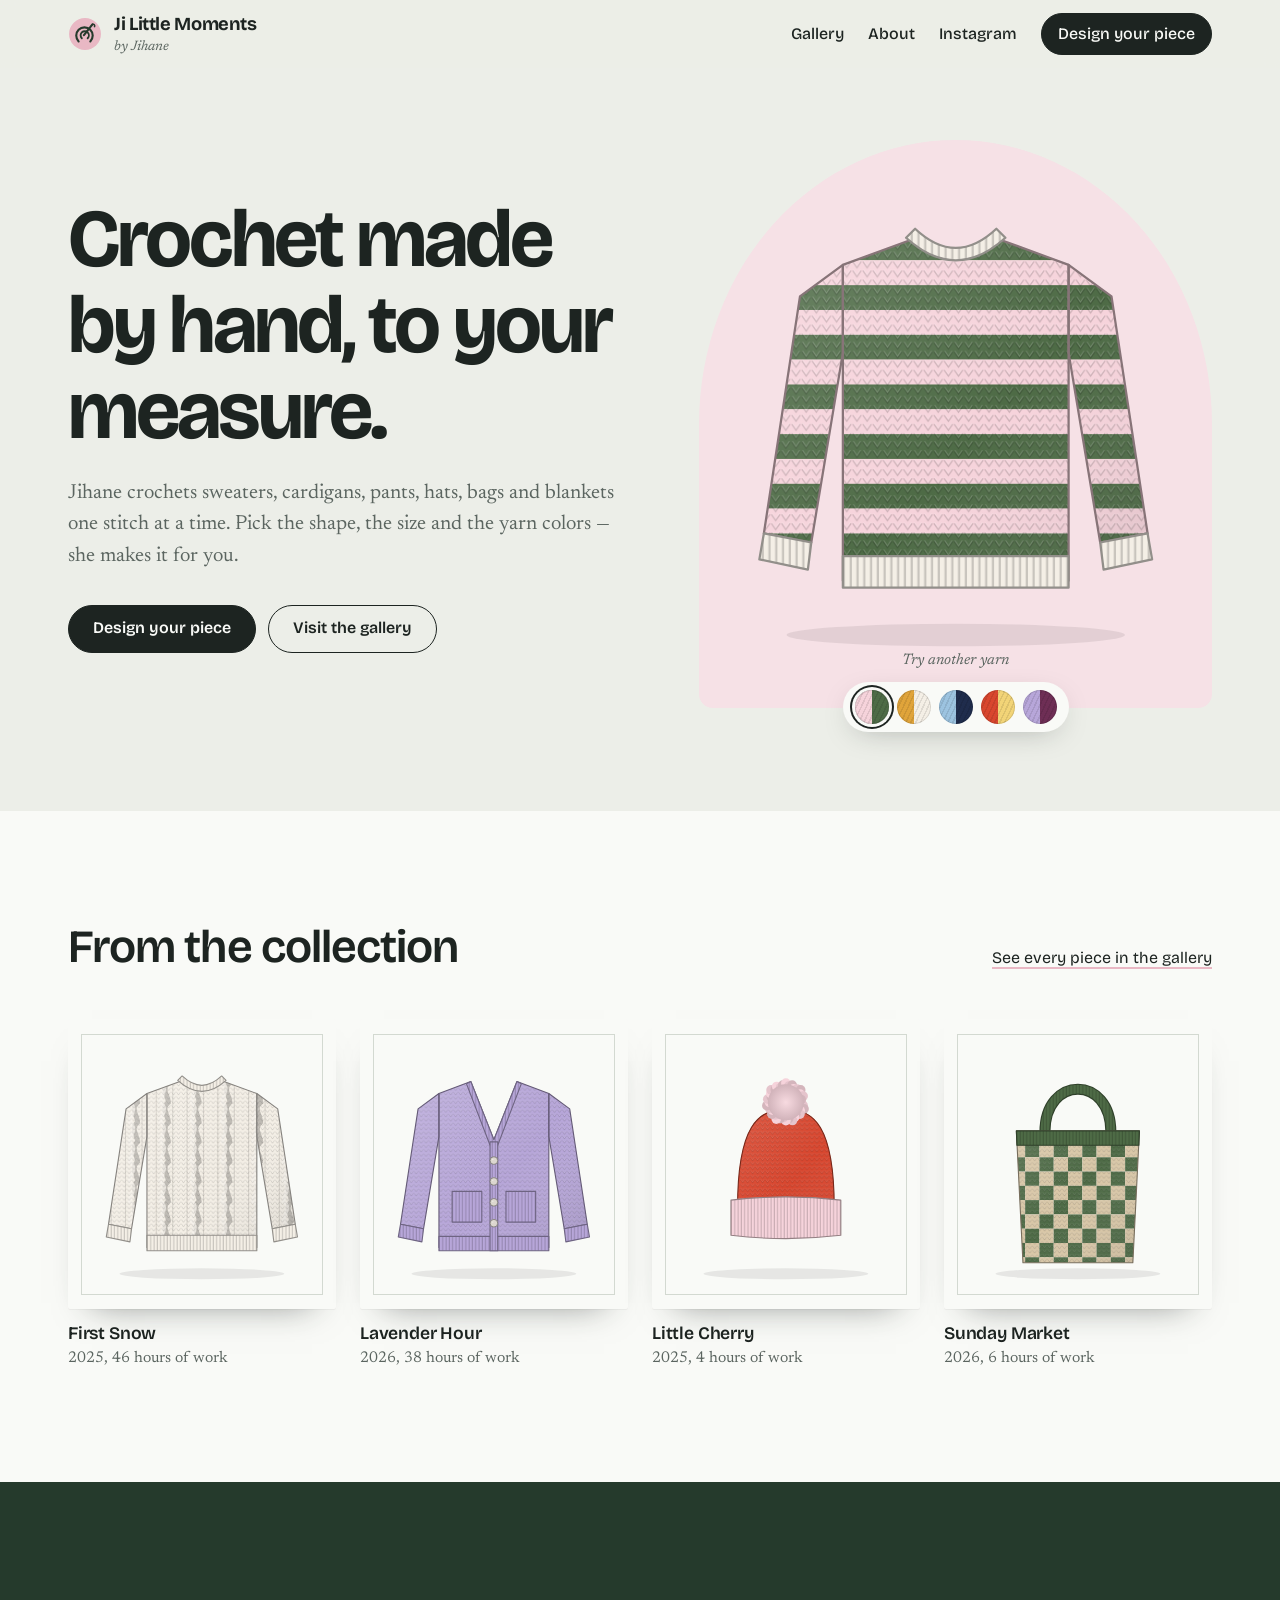
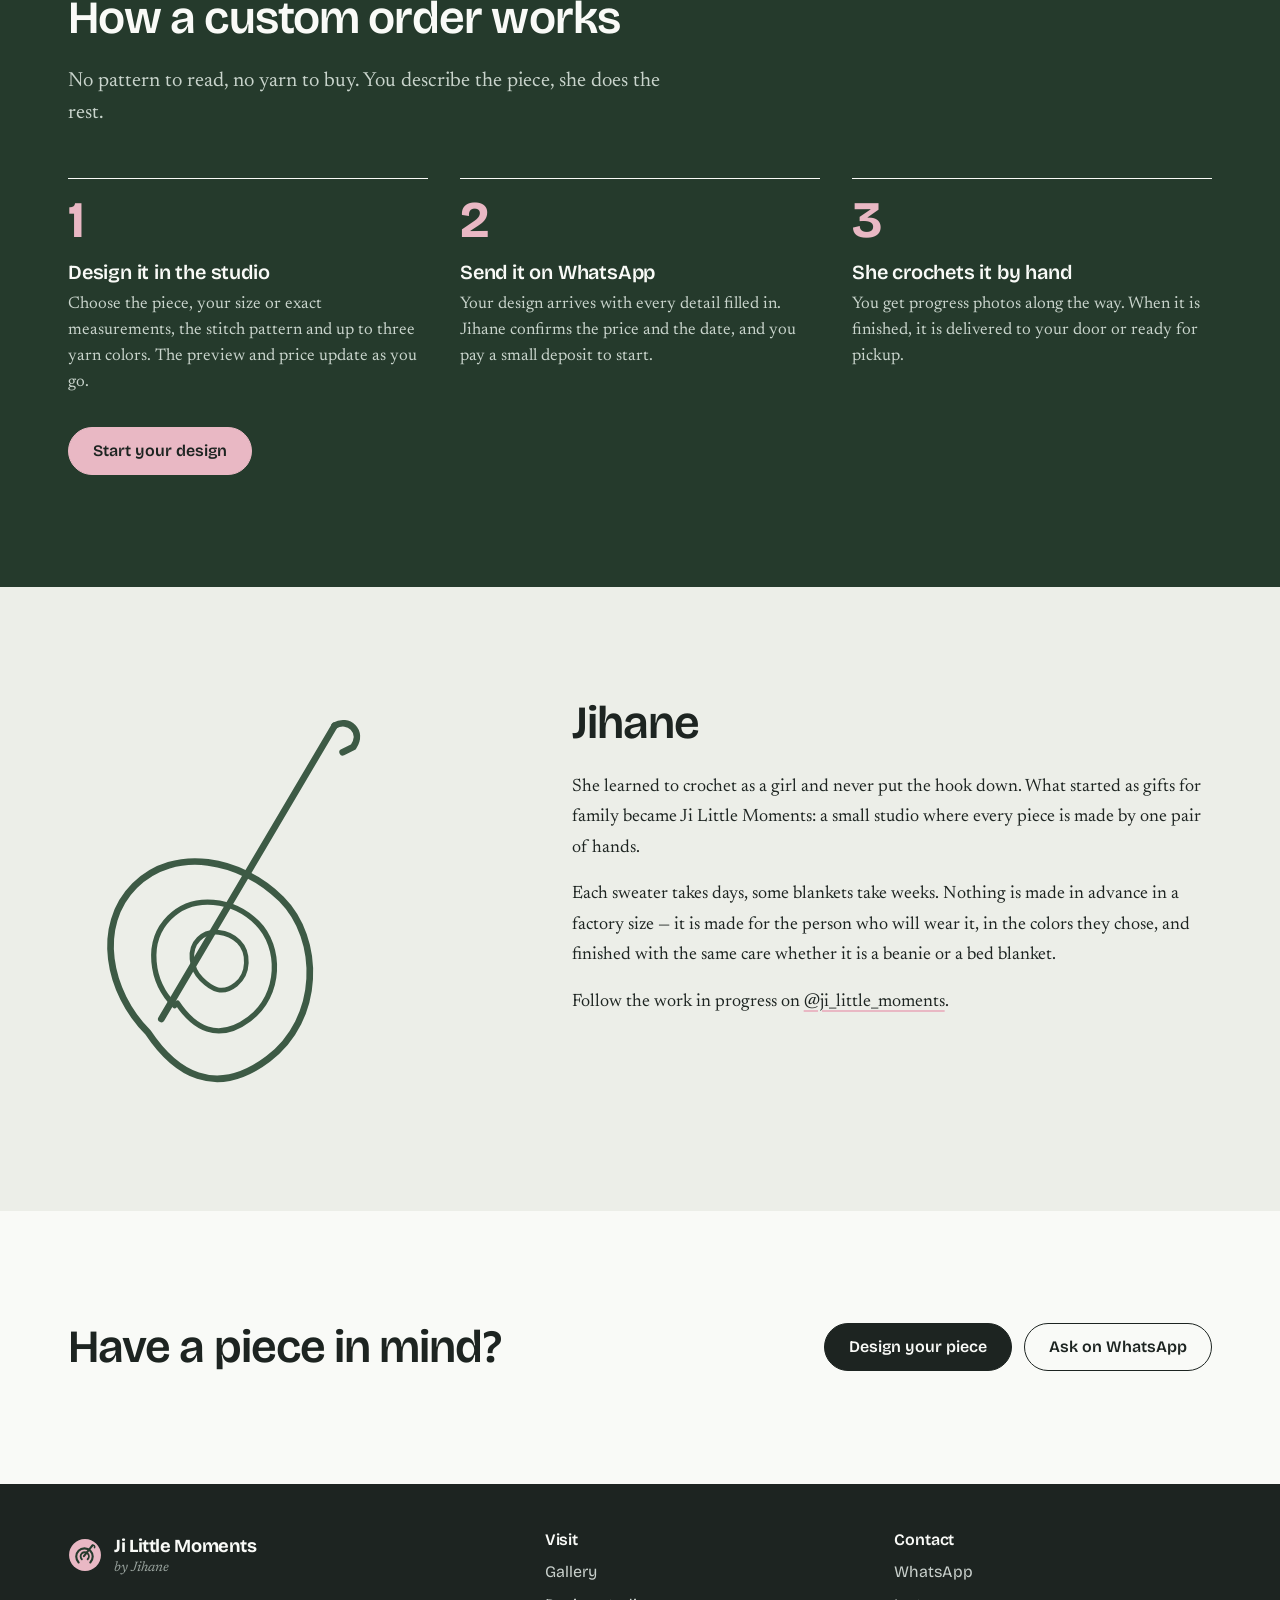
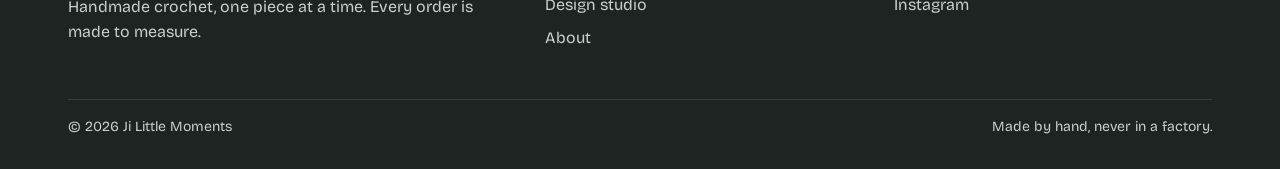
<file: index.html>
<!doctype html>
<html lang="en">
<head>
  <meta charset="utf-8">
  <meta name="viewport" content="width=device-width, initial-scale=1">
  <title>Ji Little Moments — Handmade crochet by Jihane</title>
  <meta name="description" content="Handmade crochet by Jihane. Visit the gallery, then design your own sweater, cardigan, pants, beanie, bag or blanket in your size and colors.">
  <meta name="theme-color" content="#eceee8">
  <meta property="og:title" content="Ji Little Moments — Handmade crochet">
  <meta property="og:description" content="Design your own crochet piece. Jihane makes it by hand, in your size and colors.">
  <meta property="og:type" content="website">
  <link rel="icon" href="assets/favicon.svg" type="image/svg+xml">
  <link rel="preconnect" href="https://fonts.googleapis.com">
  <link rel="preconnect" href="https://fonts.gstatic.com" crossorigin>
  <link href="https://fonts.googleapis.com/css2?family=Bricolage+Grotesque:opsz,wght@12..96,400;12..96,500;12..96,600;12..96,700&family=Newsreader:ital,opsz,wght@0,6..72,400;0,6..72,500;1,6..72,400&display=swap" rel="stylesheet">
  <link rel="stylesheet" href="css/styles.css">
</head>
<body>
  <a class="skip" href="#main">Skip to content</a>

  <header class="site-head">
    <div class="wrap">
      <a class="brand" href="index.html" aria-label="Ji Little Moments, home">
        <img class="brand-mark" src="assets/favicon.svg" alt="">
        <span>Ji Little Moments<small>by Jihane</small></span>
      </a>
      <button class="nav-toggle" aria-expanded="false" aria-controls="nav" aria-label="Menu"><span></span><span></span><span></span></button>
      <nav class="nav" id="nav" aria-label="Main">
        <a href="gallery.html">Gallery</a>
        <a href="index.html#about">About</a>
        <a href="#" data-instagram>Instagram</a>
        <a class="btn" href="studio.html">Design your piece</a>
      </nav>
    </div>
  </header>

  <main id="main">
    <section class="hero">
      <div class="wrap hero-grid">
        <div>
          <h1>Crochet made by hand, to your measure.</h1>
          <p class="lede">Jihane crochets sweaters, cardigans, pants, hats, bags and blankets one stitch at a time. Pick the shape, the size and the yarn colors — she makes it for you.</p>
          <div class="hero-actions">
            <a class="btn" href="studio.html">Design your piece</a>
            <a class="btn btn--ghost" href="gallery.html">Visit the gallery</a>
          </div>
        </div>

        <div class="hero-stage">
          <div id="hero-art"></div>
          <div class="swatch-rail" role="group" aria-label="Try a yarn color">
            <span class="swatch-rail-label">Try another yarn</span>
          </div>
        </div>
      </div>
    </section>

    <section class="section section--paper">
      <div class="wrap">
        <div class="section-head">
          <h2>From the collection</h2>
          <a class="link" href="gallery.html">See every piece in the gallery</a>
        </div>
        <div class="featured" id="featured"></div>
      </div>
    </section>

    <section class="section section--moss">
      <div class="wrap">
        <div class="section-head">
          <h2>How a custom order works</h2>
          <p class="lede">No pattern to read, no yarn to buy. You describe the piece, she does the rest.</p>
        </div>
        <ol class="steps">
          <li><h3>Design it in the studio</h3><p>Choose the piece, your size or exact measurements, the stitch pattern and up to three yarn colors. The preview and price update as you go.</p></li>
          <li><h3>Send it on WhatsApp</h3><p>Your design arrives with every detail filled in. Jihane confirms the price and the date, and you pay a small deposit to start.</p></li>
          <li><h3>She crochets it by hand</h3><p>You get progress photos along the way. When it is finished, it is delivered to your door or ready for pickup.</p></li>
        </ol>
        <div class="hero-actions"><a class="btn btn--rose" href="studio.html">Start your design</a></div>
      </div>
    </section>

    <section class="section" id="about">
      <div class="wrap about">
        <div class="about-hook">
          <svg class="hook-svg" viewBox="0 0 240 300" fill="none" stroke="currentColor" stroke-width="5" stroke-linecap="round" aria-hidden="true">
            <path d="M200 20 70 240"/>
            <path d="M200 20c10-6 22 4 14 16l-8 4"/>
            <path d="M60 250c-30-30-40-80-10-110s80-20 110 10 30 90-10 120-70 10-90-20"/>
            <path d="M80 230c-18-18-22-48-4-66s48-14 66 4 18 54-6 72-42 6-54-12" stroke-width="4"/>
            <path d="M100 210c-8-8-10-22-2-30s22-6 30 2 8 24-2 32-18 4-26-4" stroke-width="3.5"/>
          </svg>
        </div>
        <div>
          <h2>Jihane</h2>
          <p class="read" style="margin-top: var(--s5)">She learned to crochet as a girl and never put the hook down. What started as gifts for family became Ji Little Moments: a small studio where every piece is made by one pair of hands.</p>
          <p class="read">Each sweater takes days, some blankets take weeks. Nothing is made in advance in a factory size — it is made for the person who will wear it, in the colors they chose, and finished with the same care whether it is a beanie or a bed blanket.</p>
          <p class="read">Follow the work in progress on <a class="link" href="#" data-instagram="handle">@ji_little_moments</a>.</p>
        </div>
      </div>
    </section>

    <section class="section section--paper">
      <div class="wrap cta-band">
        <h2>Have a piece in mind?</h2>
        <div class="hero-actions" style="margin-top:0">
          <a class="btn" href="studio.html">Design your piece</a>
          <a class="btn btn--ghost" href="#" data-whatsapp>Ask on WhatsApp</a>
        </div>
      </div>
    </section>
  </main>

  <footer class="site-foot">
    <div class="wrap">
      <div class="foot-grid">
        <div>
          <a class="brand" href="index.html"><img class="brand-mark" src="assets/favicon.svg" alt=""><span>Ji Little Moments<small>by Jihane</small></span></a>
          <p style="margin-top: var(--s4); max-width: 26em">Handmade crochet, one piece at a time. Every order is made to measure.</p>
        </div>
        <div>
          <h3>Visit</h3>
          <ul><li><a href="gallery.html">Gallery</a></li><li><a href="studio.html">Design studio</a></li><li><a href="index.html#about">About</a></li></ul>
        </div>
        <div>
          <h3>Contact</h3>
          <ul><li><a href="#" data-whatsapp>WhatsApp</a></li><li><a href="#" data-instagram>Instagram</a></li></ul>
        </div>
      </div>
      <div class="foot-base"><span>© <span data-year></span> Ji Little Moments</span><span>Made by hand, never in a factory.</span></div>
    </div>
  </footer>

  <script type="module" src="js/site.js"></script>
  <script type="module" src="js/home.js"></script>
</body>
</html>
</file>
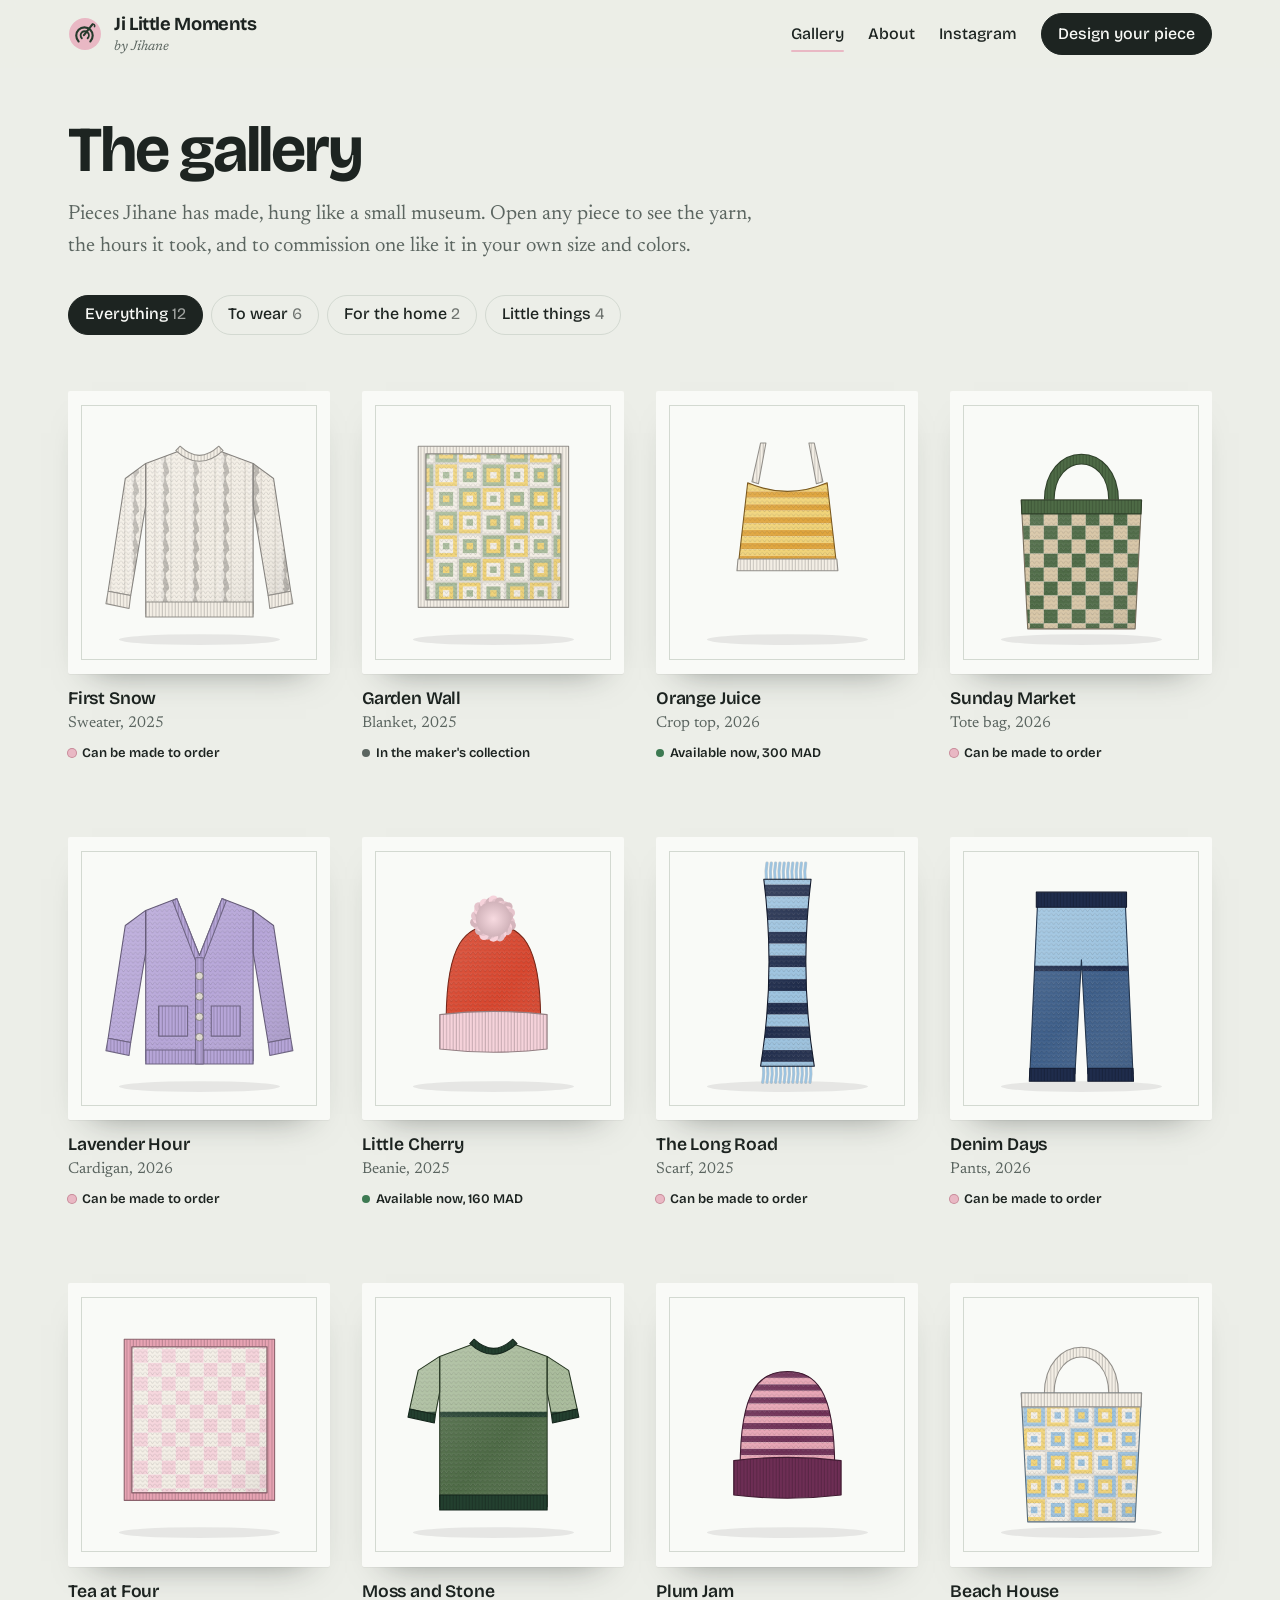
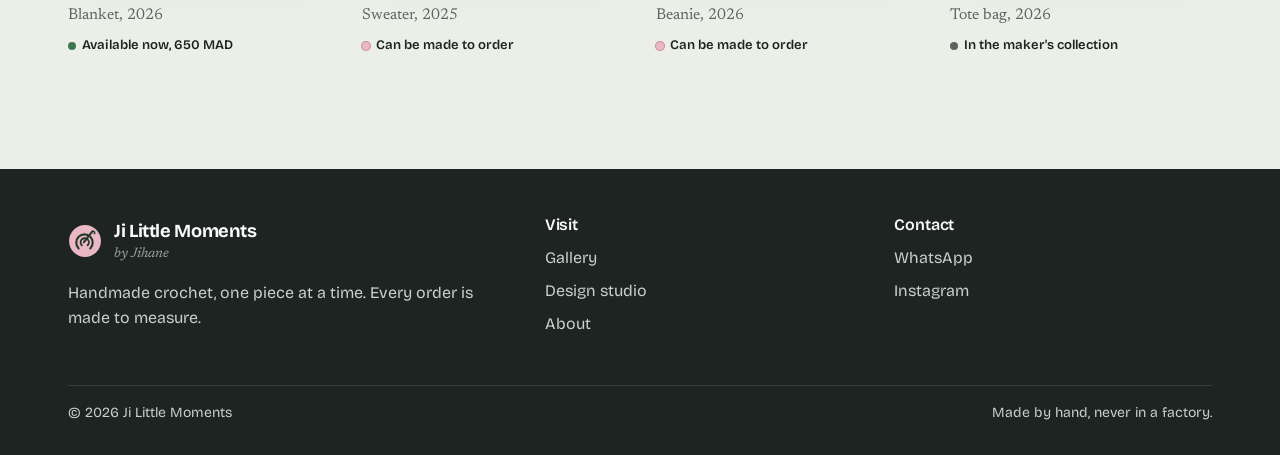
<file: gallery.html>
<!doctype html>
<html lang="en">
<head>
  <meta charset="utf-8">
  <meta name="viewport" content="width=device-width, initial-scale=1">
  <title>Gallery — Ji Little Moments</title>
  <meta name="description" content="The collection of handmade crochet pieces by Jihane: sweaters, cardigans, blankets, bags and hats.">
  <meta name="theme-color" content="#eceee8">
  <meta property="og:title" content="Ji Little Moments — Handmade crochet">
  <meta property="og:description" content="Design your own crochet piece. Jihane makes it by hand, in your size and colors.">
  <meta property="og:type" content="website">
  <link rel="icon" href="assets/favicon.svg" type="image/svg+xml">
  <link rel="preconnect" href="https://fonts.googleapis.com">
  <link rel="preconnect" href="https://fonts.gstatic.com" crossorigin>
  <link href="https://fonts.googleapis.com/css2?family=Bricolage+Grotesque:opsz,wght@12..96,400;12..96,500;12..96,600;12..96,700&family=Newsreader:ital,opsz,wght@0,6..72,400;0,6..72,500;1,6..72,400&display=swap" rel="stylesheet">
  <link rel="stylesheet" href="css/styles.css">
</head>
<body>
  <a class="skip" href="#main">Skip to content</a>

  <header class="site-head">
    <div class="wrap">
      <a class="brand" href="index.html" aria-label="Ji Little Moments, home">
        <img class="brand-mark" src="assets/favicon.svg" alt="">
        <span>Ji Little Moments<small>by Jihane</small></span>
      </a>
      <button class="nav-toggle" aria-expanded="false" aria-controls="nav" aria-label="Menu"><span></span><span></span><span></span></button>
      <nav class="nav" id="nav" aria-label="Main">
        <a href="gallery.html">Gallery</a>
        <a href="index.html#about">About</a>
        <a href="#" data-instagram>Instagram</a>
        <a class="btn" href="studio.html">Design your piece</a>
      </nav>
    </div>
  </header>

  <main id="main">
    <section class="gallery-intro">
      <div class="wrap">
        <h1>The gallery</h1>
        <p class="lede" style="margin-top: var(--s4)">Pieces Jihane has made, hung like a small museum. Open any piece to see the yarn, the hours it took, and to commission one like it in your own size and colors.</p>
        <div class="rooms" role="group" aria-label="Filter by room" id="rooms"></div>
      </div>
    </section>
    <section>
      <div class="wrap wall" id="wall" aria-live="polite"></div>
    </section>

    <dialog class="viewer" id="viewer" aria-labelledby="viewer-title">
      <button class="viewer-close" type="button" data-close aria-label="Close"><svg viewBox="0 0 24 24" fill="none" stroke="currentColor" stroke-width="2" stroke-linecap="round"><path d="M6 6l12 12M18 6 6 18"/></svg></button>
      <div class="viewer-grid">
        <div class="viewer-art"><div class="frame" id="viewer-art"></div></div>
        <div class="viewer-text" id="viewer-text"></div>
      </div>
    </dialog>
  </main>

  <footer class="site-foot">
    <div class="wrap">
      <div class="foot-grid">
        <div>
          <a class="brand" href="index.html"><img class="brand-mark" src="assets/favicon.svg" alt=""><span>Ji Little Moments<small>by Jihane</small></span></a>
          <p style="margin-top: var(--s4); max-width: 26em">Handmade crochet, one piece at a time. Every order is made to measure.</p>
        </div>
        <div>
          <h3>Visit</h3>
          <ul><li><a href="gallery.html">Gallery</a></li><li><a href="studio.html">Design studio</a></li><li><a href="index.html#about">About</a></li></ul>
        </div>
        <div>
          <h3>Contact</h3>
          <ul><li><a href="#" data-whatsapp>WhatsApp</a></li><li><a href="#" data-instagram>Instagram</a></li></ul>
        </div>
      </div>
      <div class="foot-base"><span>© <span data-year></span> Ji Little Moments</span><span>Made by hand, never in a factory.</span></div>
    </div>
  </footer>

  <script type="module" src="js/site.js"></script>
  <script type="module" src="js/gallery.js"></script>
</body>
</html>
</file>
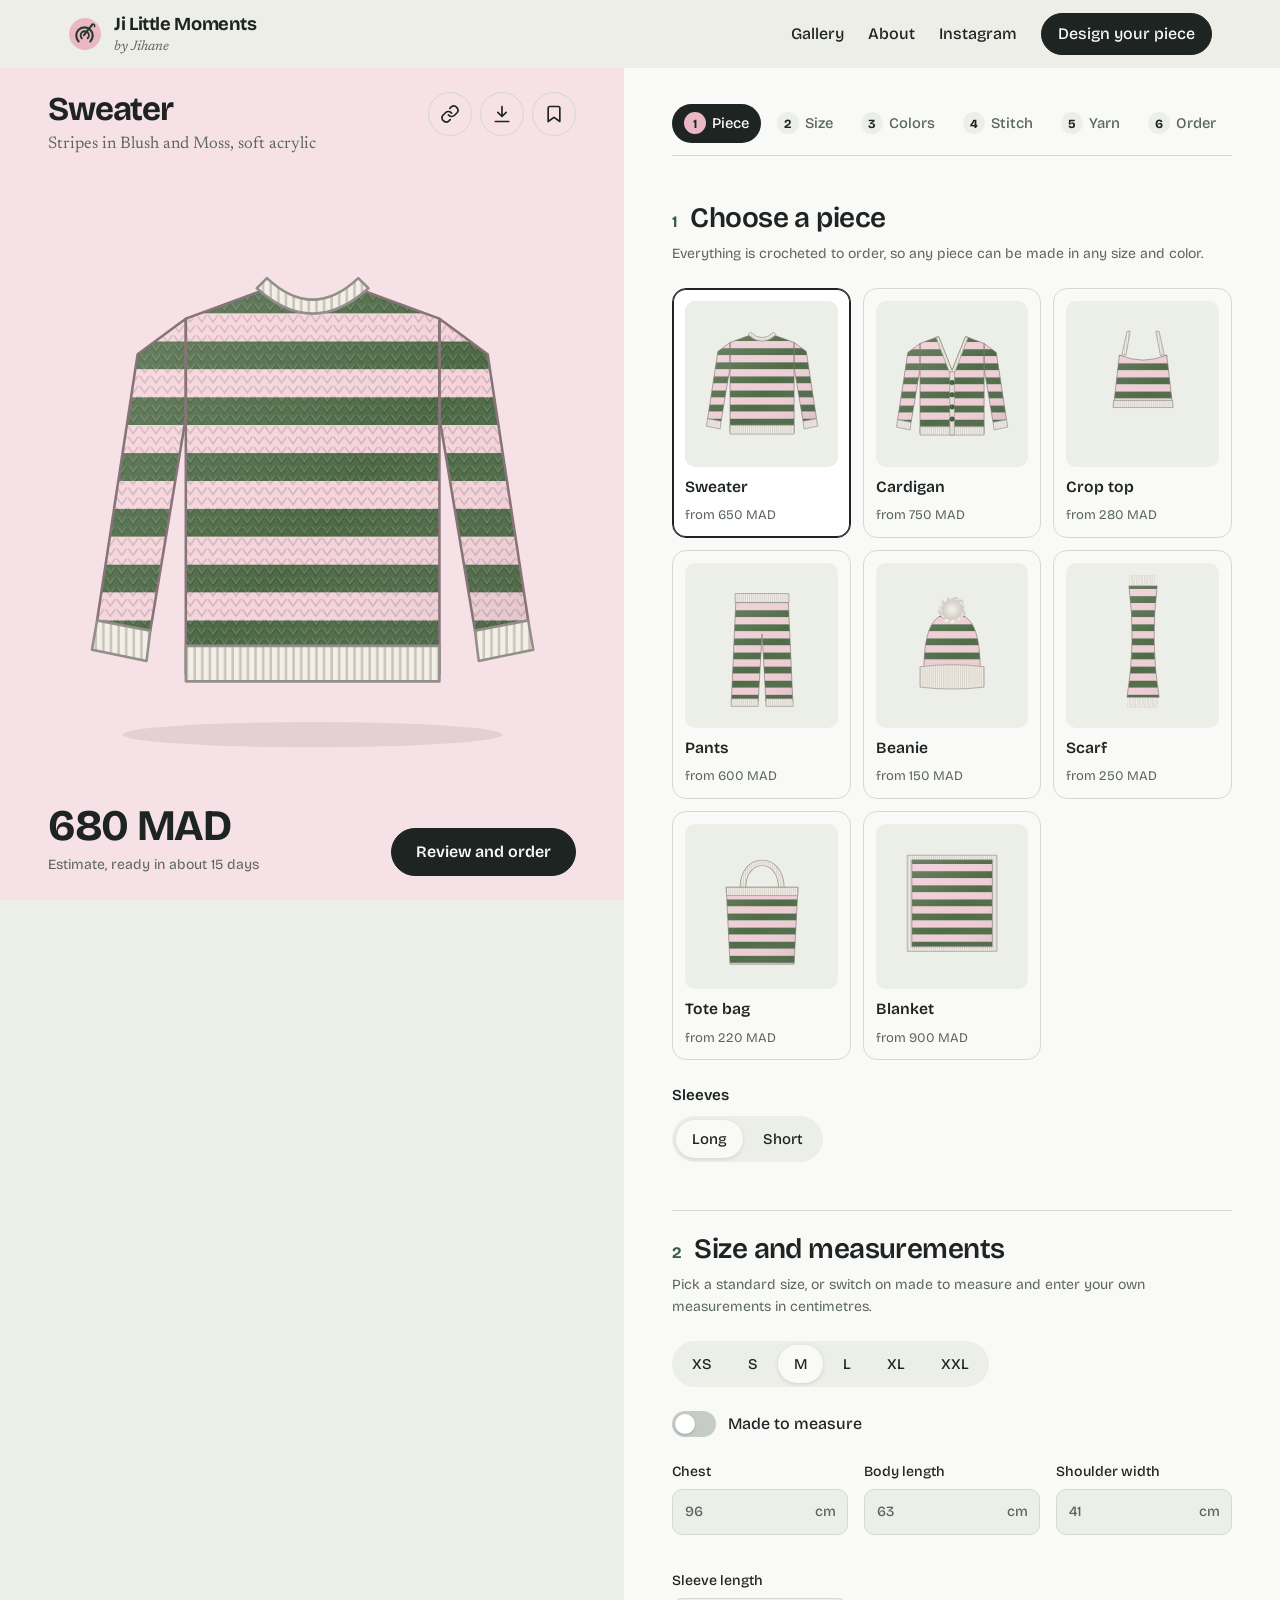
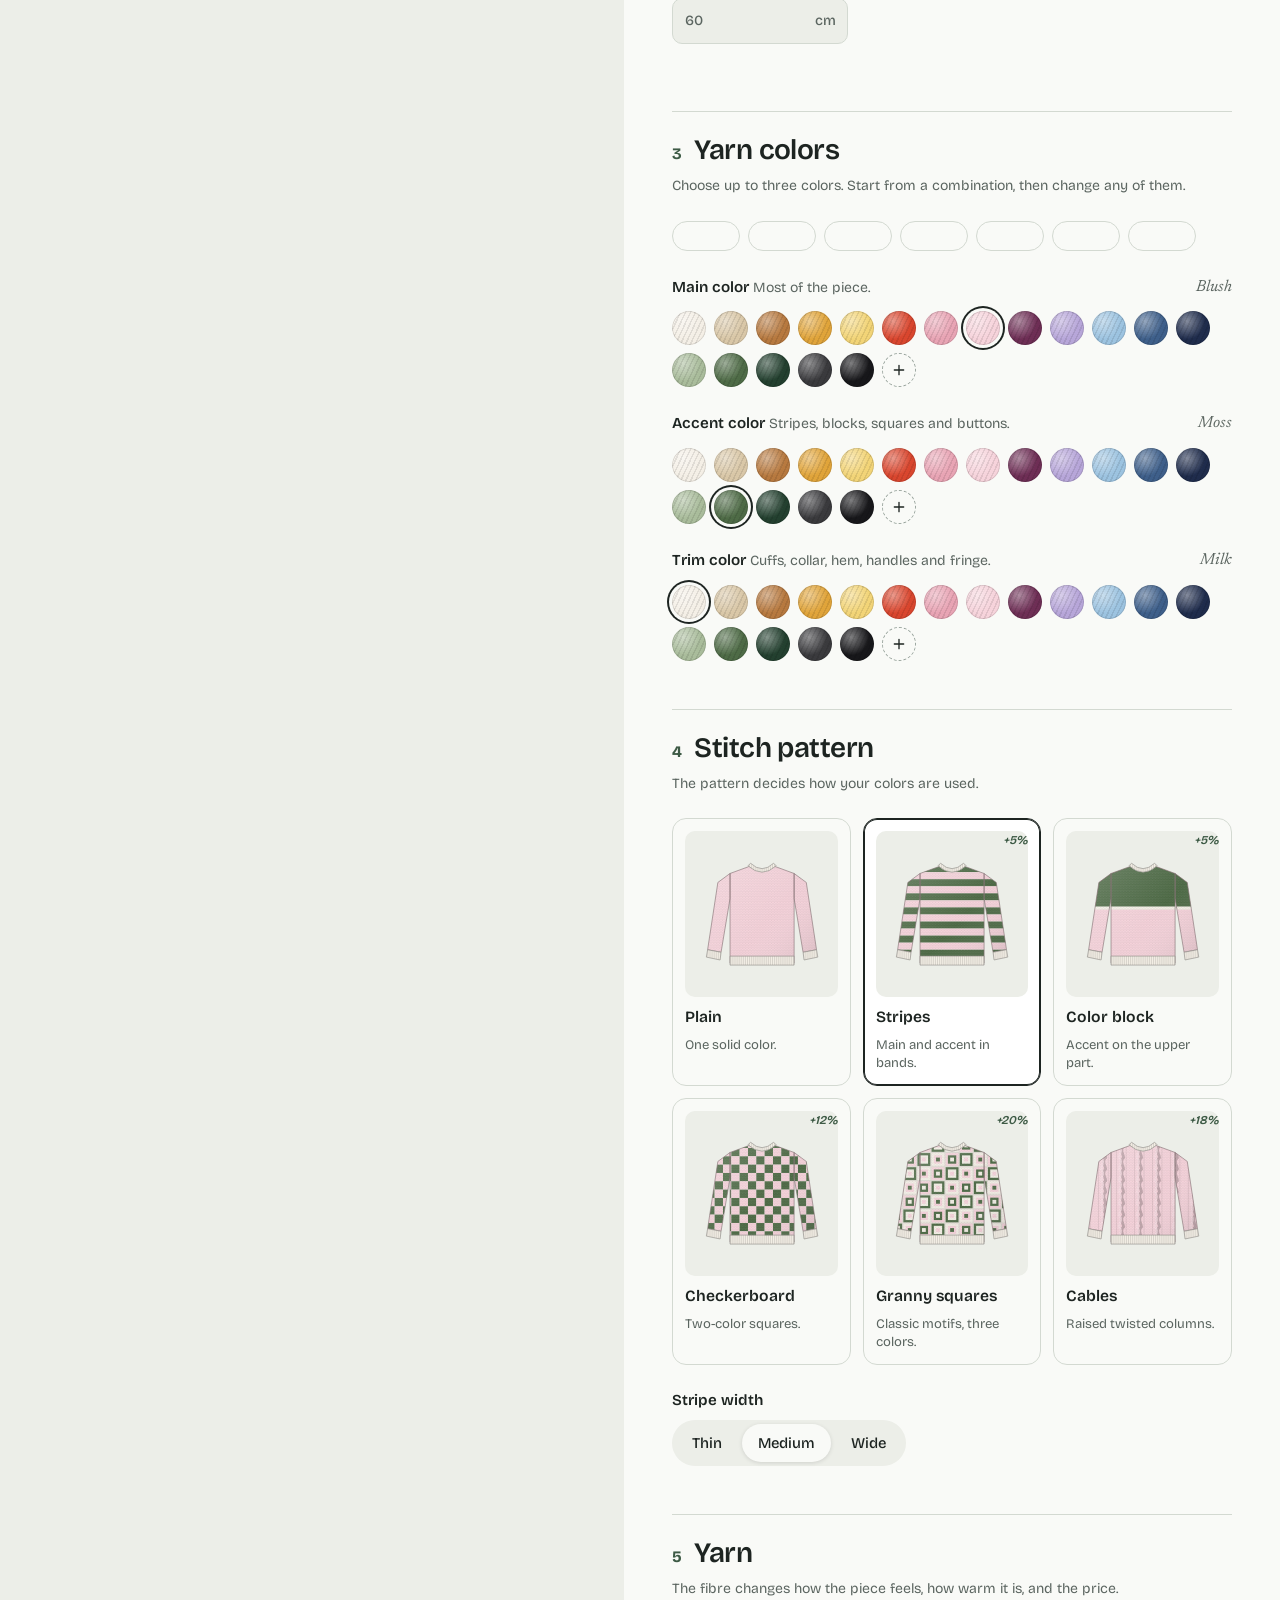
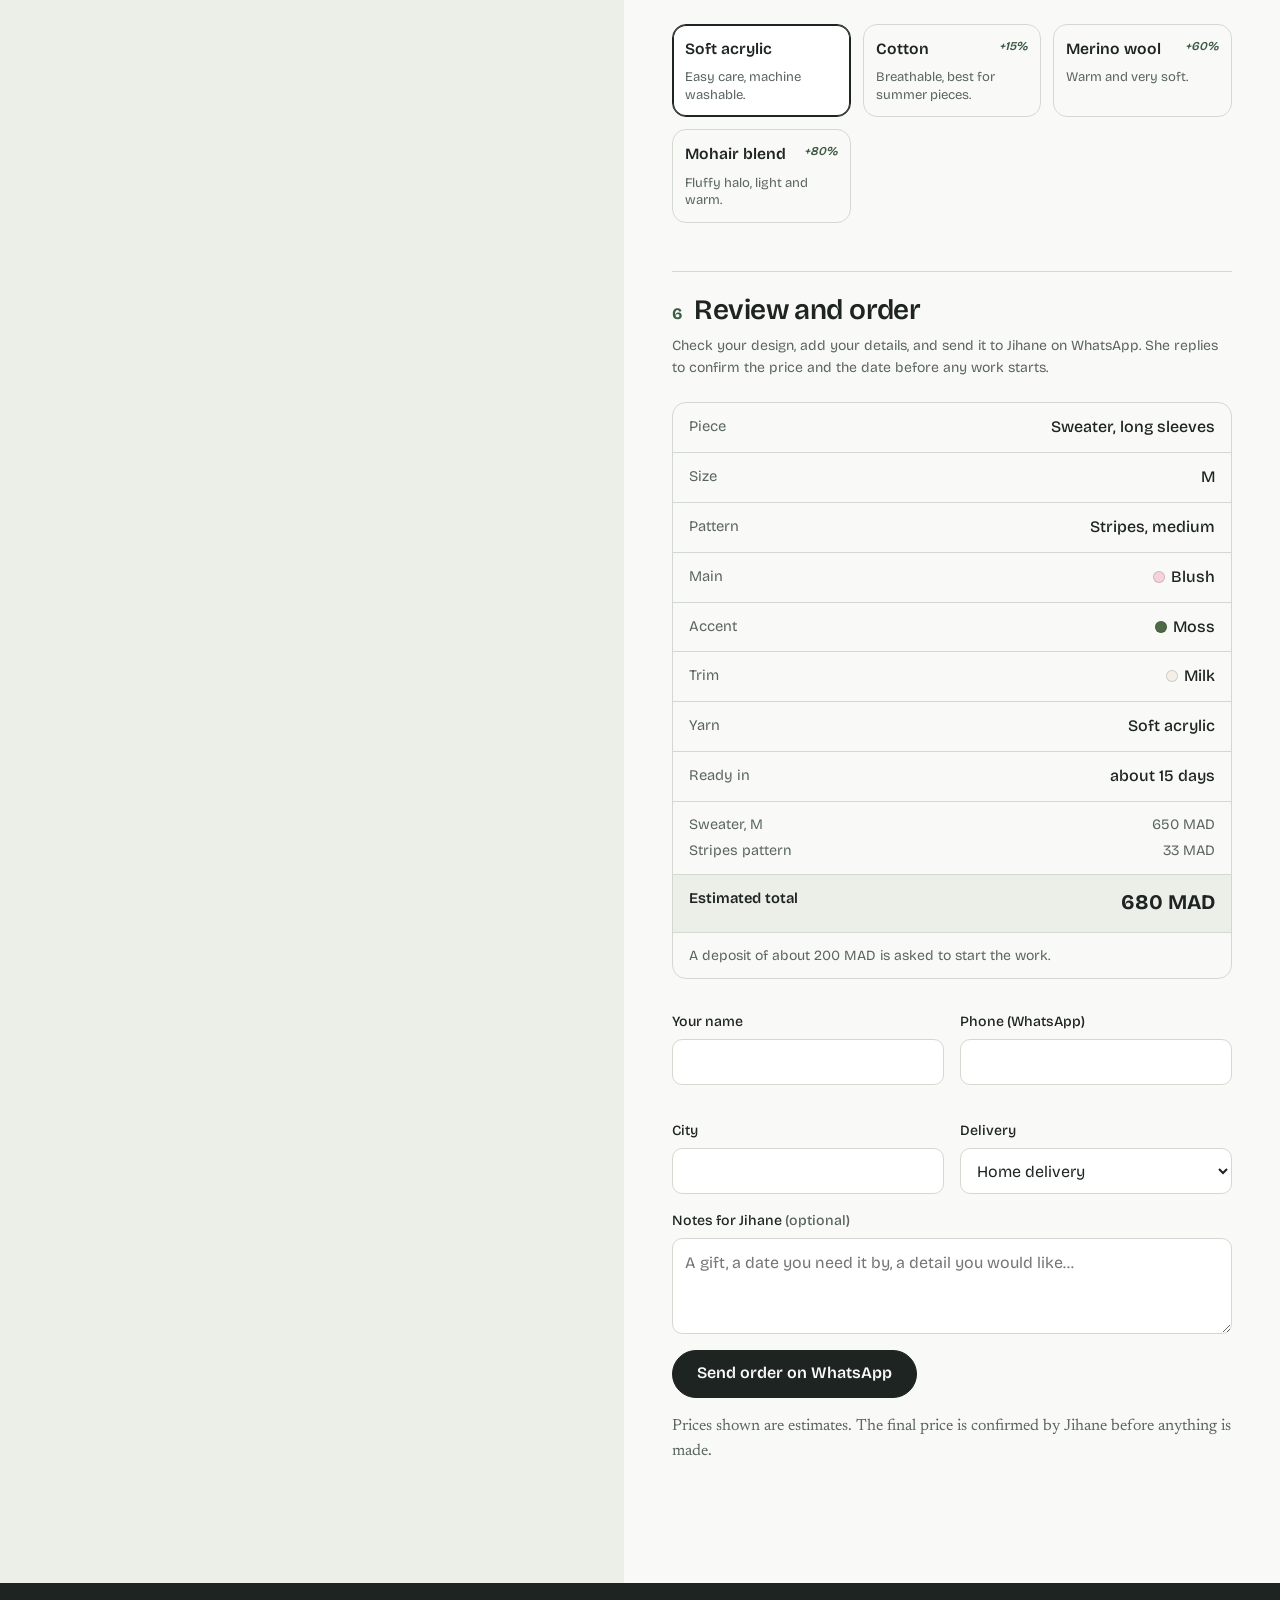
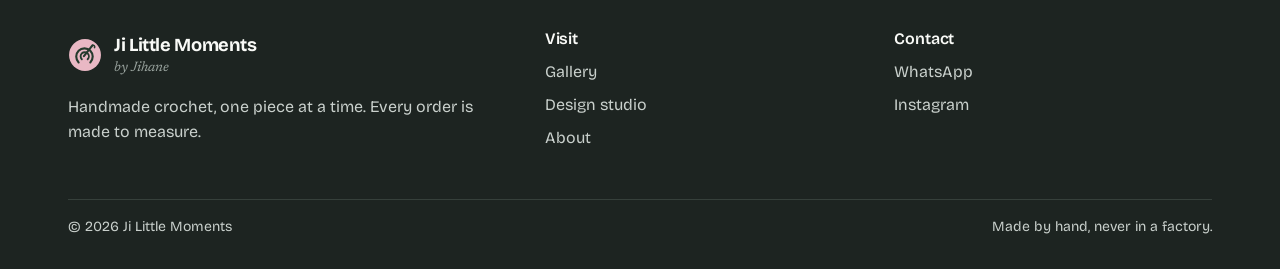
<file: studio.html>
<!doctype html>
<html lang="en">
<head>
  <meta charset="utf-8">
  <meta name="viewport" content="width=device-width, initial-scale=1">
  <title>Design studio — Ji Little Moments</title>
  <meta name="description" content="Design your own crochet piece: choose the piece, size, colors, stitch and yarn, see it live and send the order on WhatsApp.">
  <meta name="theme-color" content="#eceee8">
  <meta property="og:title" content="Ji Little Moments — Handmade crochet">
  <meta property="og:description" content="Design your own crochet piece. Jihane makes it by hand, in your size and colors.">
  <meta property="og:type" content="website">
  <link rel="icon" href="assets/favicon.svg" type="image/svg+xml">
  <link rel="preconnect" href="https://fonts.googleapis.com">
  <link rel="preconnect" href="https://fonts.gstatic.com" crossorigin>
  <link href="https://fonts.googleapis.com/css2?family=Bricolage+Grotesque:opsz,wght@12..96,400;12..96,500;12..96,600;12..96,700&family=Newsreader:ital,opsz,wght@0,6..72,400;0,6..72,500;1,6..72,400&display=swap" rel="stylesheet">
  <link rel="stylesheet" href="css/styles.css">
</head>
<body>
  <a class="skip" href="#main">Skip to content</a>

  <header class="site-head">
    <div class="wrap">
      <a class="brand" href="index.html" aria-label="Ji Little Moments, home">
        <img class="brand-mark" src="assets/favicon.svg" alt="">
        <span>Ji Little Moments<small>by Jihane</small></span>
      </a>
      <button class="nav-toggle" aria-expanded="false" aria-controls="nav" aria-label="Menu"><span></span><span></span><span></span></button>
      <nav class="nav" id="nav" aria-label="Main">
        <a href="gallery.html">Gallery</a>
        <a href="index.html#about">About</a>
        <a href="#" data-instagram>Instagram</a>
        <a class="btn" href="studio.html">Design your piece</a>
      </nav>
    </div>
  </header>

  <main id="main">
    <div class="studio">
      <aside class="studio-stage" aria-label="Preview">
        <div class="stage-top">
          <div>
            <h1 class="stage-title" id="stage-title">Sweater</h1>
            <p class="stage-sub" id="stage-sub"></p>
          </div>
          <div class="stage-tools">
            <button class="icon-btn" type="button" id="btn-share" aria-label="Copy a link to this design" title="Copy link"><svg viewBox="0 0 24 24" fill="none" stroke="currentColor" stroke-width="2" stroke-linecap="round" stroke-linejoin="round"><path d="M10 13a5 5 0 0 0 7.5.5l3-3a5 5 0 0 0-7-7l-1.7 1.7"/><path d="M14 11a5 5 0 0 0-7.5-.5l-3 3a5 5 0 0 0 7 7l1.7-1.7"/></svg></button>
            <button class="icon-btn" type="button" id="btn-download" aria-label="Download the design as an image" title="Download image"><svg viewBox="0 0 24 24" fill="none" stroke="currentColor" stroke-width="2" stroke-linecap="round" stroke-linejoin="round"><path d="M12 3v12M7 10l5 5 5-5M4 21h16"/></svg></button>
            <button class="icon-btn" type="button" id="btn-save" aria-label="Save this design for later" title="Save for later"><svg viewBox="0 0 24 24" fill="none" stroke="currentColor" stroke-width="2" stroke-linecap="round" stroke-linejoin="round"><path d="M19 21l-7-5-7 5V5a2 2 0 0 1 2-2h10a2 2 0 0 1 2 2z"/></svg></button>
          </div>
        </div>
        <div class="stage-art" id="stage-art"></div>
        <div class="stage-foot">
          <div>
            <div class="price" id="price">0</div>
            <p class="price-note" id="price-note"></p>
          </div>
          <a class="btn" href="#step-order">Review and order</a>
        </div>
      </aside>

      <div class="studio-panel">
        <nav class="steps-nav" aria-label="Design steps" id="steps-nav">
          <a href="#step-piece"><b>1</b>Piece</a>
          <a href="#step-size"><b>2</b>Size</a>
          <a href="#step-colors"><b>3</b>Colors</a>
          <a href="#step-stitch"><b>4</b>Stitch</a>
          <a href="#step-yarn"><b>5</b>Yarn</a>
          <a href="#step-order"><b>6</b>Order</a>
        </nav>

        <form id="designer" novalidate>
          <section class="block" id="step-piece">
            <div class="block-head"><span class="n">1</span><h2>Choose a piece</h2></div>
            <p class="small">Everything is crocheted to order, so any piece can be made in any size and color.</p>
            <div class="tiles" id="piece-tiles"></div>
            <div class="field-row" id="piece-options"></div>
          </section>

          <section class="block" id="step-size">
            <div class="block-head"><span class="n">2</span><h2>Size and measurements</h2></div>
            <p class="small" id="size-help">Pick a standard size, or switch on made to measure and enter your own numbers in centimetres.</p>
            <div class="seg" id="size-seg" role="radiogroup" aria-label="Size"></div>
            <div class="field-row"><label class="switch"><input type="checkbox" id="custom-toggle"> Made to measure</label></div>
            <div class="measures" id="measures"></div>
          </section>

          <section class="block" id="step-colors">
            <div class="block-head"><span class="n">3</span><h2>Yarn colors</h2></div>
            <p class="small">Choose up to three colors. Start from a combination, then change any of them.</p>
            <div class="combos" id="combos" aria-label="Color combinations"></div>
            <div class="color-roles" id="color-roles" style="margin-top: var(--s5)"></div>
          </section>

          <section class="block" id="step-stitch">
            <div class="block-head"><span class="n">4</span><h2>Stitch pattern</h2></div>
            <p class="small">The pattern decides how your colors are used.</p>
            <div class="tiles" id="pattern-tiles"></div>
            <div class="field-row" id="stripe-row"></div>
          </section>

          <section class="block" id="step-yarn">
            <div class="block-head"><span class="n">5</span><h2>Yarn</h2></div>
            <p class="small">The fibre changes how the piece feels, how warm it is, and the price.</p>
            <div class="tiles tiles--text" id="yarn-tiles"></div>
          </section>

          <section class="block" id="step-order">
            <div class="block-head"><span class="n">6</span><h2>Review and order</h2></div>
            <p class="small">Check your design, add your details, and send it to Jihane on WhatsApp. She replies to confirm the price and the date before any work starts.</p>
            <div class="summary" id="summary"></div>

            <div class="order-form">
              <div class="two">
                <label class="input" id="f-name"><span>Your name</span><input name="name" autocomplete="name" required><small class="err"></small></label>
                <label class="input" id="f-phone"><span>Phone (WhatsApp)</span><input name="phone" type="tel" autocomplete="tel" inputmode="tel" required><small class="err"></small></label>
              </div>
              <div class="two">
                <label class="input"><span>City</span><input name="city" autocomplete="address-level2"></label>
                <label class="input"><span>Delivery</span><select name="delivery"><option>Home delivery</option><option>Pickup</option></select></label>
              </div>
              <label class="input"><span>Notes for Jihane <span class="small">(optional)</span></span><textarea name="notes" placeholder="A gift, a date you need it by, a detail you would like…"></textarea></label>
              <div class="order-actions">
                <button class="btn" type="submit">Send order on WhatsApp</button>
                <span class="small" id="order-note"></span>
              </div>
              <p class="order-fineprint">Prices shown are estimates. The final price is confirmed by Jihane before anything is made.</p>
            </div>
            <div id="confirm"></div>

            <div id="saved-wrap" hidden style="margin-top: var(--s7)">
              <h3>Your saved designs</h3>
              <div class="saved" id="saved"></div>
            </div>
          </section>
        </form>
      </div>
    </div>

    <div class="mobile-bar" aria-hidden="false">
      <div class="mini" id="mini-art"></div>
      <div><div class="price" id="mini-price">0</div><span class="small" id="mini-days"></span></div>
      <a class="btn btn--sm" href="#step-order">Order</a>
    </div>
  </main>

  <footer class="site-foot">
    <div class="wrap">
      <div class="foot-grid">
        <div>
          <a class="brand" href="index.html"><img class="brand-mark" src="assets/favicon.svg" alt=""><span>Ji Little Moments<small>by Jihane</small></span></a>
          <p style="margin-top: var(--s4); max-width: 26em">Handmade crochet, one piece at a time. Every order is made to measure.</p>
        </div>
        <div>
          <h3>Visit</h3>
          <ul><li><a href="gallery.html">Gallery</a></li><li><a href="studio.html">Design studio</a></li><li><a href="index.html#about">About</a></li></ul>
        </div>
        <div>
          <h3>Contact</h3>
          <ul><li><a href="#" data-whatsapp>WhatsApp</a></li><li><a href="#" data-instagram>Instagram</a></li></ul>
        </div>
      </div>
      <div class="foot-base"><span>© <span data-year></span> Ji Little Moments</span><span>Made by hand, never in a factory.</span></div>
    </div>
  </footer>

  <script type="module" src="js/site.js"></script>
  <script type="module" src="js/studio.js"></script>
</body>
</html>
</file>
<file: css/styles.css>
/* ==========================================================================
   Ji Little Moments — styles
   Palette: museum wall greens + mohair pink. Type: Bricolage Grotesque for
   the voice of the site, Newsreader for placards and long reading.
   ========================================================================== */

:root {
  --wall: #eceee8;
  --paper: #f9faf7;
  --ink: #1d2421;
  --muted: #5b6560;
  --line: #d3d9d1;
  --moss: #3d5a45;
  --moss-deep: #253a2c;
  --rose: #e9b8c4;
  --rose-soft: #f6e1e6;
  --ok: #3d7a52;
  --warn: #a2492f;

  --f-display: "Bricolage Grotesque", system-ui, sans-serif;
  --f-read: "Newsreader", Georgia, serif;

  --s1: .25rem; --s2: .5rem; --s3: .75rem; --s4: 1rem; --s5: 1.5rem; --s6: 2rem; --s7: 3rem; --s8: 4.5rem; --s9: 7rem;
  --r-sm: 6px; --r-md: 14px; --r-pill: 999px;
  --max: 1240px;
  --gutter: clamp(16px, 4vw, 48px);
  --head-h: 68px;
  --ease: cubic-bezier(.2, .7, .2, 1);
}

*, *::before, *::after { box-sizing: border-box; }
html { -webkit-text-size-adjust: 100%; scroll-behavior: smooth; }
body {
  margin: 0;
  background: var(--wall);
  color: var(--ink);
  font: 400 1rem/1.55 var(--f-display);
  font-optical-sizing: auto;
  -webkit-font-smoothing: antialiased;
}
img, svg { display: block; max-width: 100%; }
a { color: inherit; }
button, input, select, textarea { font: inherit; color: inherit; }
:focus-visible { outline: 2.5px solid var(--moss); outline-offset: 3px; border-radius: 4px; }
::selection { background: var(--rose); }

.wrap { width: 100%; max-width: var(--max); margin-inline: auto; padding-inline: var(--gutter); }
.visually-hidden { position: absolute !important; width: 1px; height: 1px; overflow: hidden; clip: rect(0 0 0 0); white-space: nowrap; }
.skip { position: absolute; left: var(--s4); top: -60px; background: var(--ink); color: var(--paper); padding: var(--s2) var(--s4); border-radius: var(--r-sm); z-index: 100; }
.skip:focus { top: var(--s3); }

/* ---------- Type ---------- */
h1, h2, h3 { font-family: var(--f-display); font-weight: 600; line-height: 1.05; letter-spacing: -.02em; margin: 0; }
h1 { font-size: clamp(2.6rem, 6.4vw, 5.6rem); letter-spacing: -.035em; font-weight: 700; }
h2 { font-size: clamp(1.9rem, 3.6vw, 3rem); }
h3 { font-size: 1.25rem; letter-spacing: -.01em; }
p { margin: 0; }
.lede { font-family: var(--f-read); font-size: clamp(1.15rem, 1.6vw, 1.35rem); line-height: 1.55; color: var(--muted); max-width: 34em; }
.read { font-family: var(--f-read); font-size: 1.125rem; line-height: 1.7; max-width: 36em; }
.read + .read { margin-top: var(--s4); }
.small { font-size: .875rem; color: var(--muted); }

/* ---------- Buttons ---------- */
.btn {
  --bg: var(--ink); --fg: var(--paper);
  display: inline-flex; align-items: center; justify-content: center; gap: var(--s2);
  min-height: 48px; padding: 0 var(--s5);
  border: 1.5px solid var(--bg); border-radius: var(--r-pill);
  background: var(--bg); color: var(--fg);
  font-weight: 600; text-decoration: none; cursor: pointer;
  transition: background .2s, color .2s, transform .15s var(--ease);
}
.btn:hover { --bg: var(--moss-deep); }
.btn:active { transform: translateY(1px); }
.btn--ghost { --bg: transparent; --fg: var(--ink); border-color: var(--ink); }
.btn--ghost:hover { --bg: var(--ink); --fg: var(--paper); }
.btn--rose { --bg: var(--rose); --fg: var(--ink); }
.btn--rose:hover { --bg: #e2a4b3; }
.btn--sm { min-height: 38px; padding: 0 var(--s4); font-size: .9rem; }
.btn[disabled] { opacity: .45; cursor: not-allowed; }
.btn svg { width: 18px; height: 18px; }
.link { text-decoration: underline; text-decoration-thickness: 1.5px; text-underline-offset: 4px; text-decoration-color: var(--rose); }
.link:hover { text-decoration-color: var(--ink); }

/* ---------- Header ---------- */
.site-head {
  position: sticky; top: 0; z-index: 40;
  background: color-mix(in srgb, var(--wall) 88%, transparent);
  backdrop-filter: saturate(1.4) blur(10px);
  transition: box-shadow .2s;
}
.site-head.is-scrolled { box-shadow: 0 1px 0 var(--line); }
.site-head .wrap { height: var(--head-h); display: flex; align-items: center; justify-content: space-between; gap: var(--s5); }
.brand { display: flex; align-items: center; gap: var(--s3); text-decoration: none; font-weight: 700; letter-spacing: -.02em; font-size: 1.15rem; }
.brand-mark { width: 34px; height: 34px; }
.brand small { display: block; font-family: var(--f-read); font-weight: 400; font-style: italic; font-size: .85rem; color: var(--muted); letter-spacing: 0; margin-top: -2px; }
.nav { display: flex; align-items: center; gap: var(--s5); }
.nav a { text-decoration: none; font-weight: 500; padding: var(--s2) 0; position: relative; }
.nav a:not(.btn)[aria-current="page"]::after, .nav a:not(.btn):hover::after {
  content: ""; position: absolute; left: 0; right: 0; bottom: 2px; height: 2px; background: var(--rose); border-radius: 2px;
}
.nav .btn { padding: 0 var(--s4); min-height: 42px; }
.nav-toggle { display: none; background: none; border: 0; width: 44px; height: 44px; padding: 10px; cursor: pointer; }
.nav-toggle span { display: block; height: 2px; background: var(--ink); margin: 6px 0; border-radius: 2px; transition: transform .25s var(--ease), opacity .2s; }
.nav-toggle[aria-expanded="true"] span:nth-child(1) { transform: translateY(8px) rotate(45deg); }
.nav-toggle[aria-expanded="true"] span:nth-child(2) { opacity: 0; }
.nav-toggle[aria-expanded="true"] span:nth-child(3) { transform: translateY(-8px) rotate(-45deg); }

@media (max-width: 760px) {
  .nav-toggle { display: block; }
  .nav {
    position: fixed; inset: var(--head-h) 0 auto 0; flex-direction: column; align-items: stretch; gap: 0;
    background: var(--paper); padding: var(--s3) var(--gutter) var(--s5); border-bottom: 1px solid var(--line);
    transform: translateY(-8px); opacity: 0; visibility: hidden; transition: .22s var(--ease);
  }
  .nav.is-open { transform: none; opacity: 1; visibility: visible; }
  .nav a { padding: var(--s3) 0; font-size: 1.15rem; border-bottom: 1px solid var(--line); }
  .nav a::after { display: none; }
  .nav .btn { margin-top: var(--s4); border-bottom: 0; }
}

/* ---------- Sections ---------- */
.section { padding-block: clamp(var(--s7), 9vw, var(--s9)); }
.section--paper { background: var(--paper); }
.section--moss { background: var(--moss-deep); color: var(--paper); }
.section--moss .lede, .section--moss .small { color: #c9d4cc; }
.section-head { display: flex; align-items: end; justify-content: space-between; gap: var(--s5); margin-bottom: var(--s7); flex-wrap: wrap; }
.section-head p { max-width: 30em; }

/* ---------- Hero ---------- */
.hero { padding-block: clamp(var(--s6), 6vw, var(--s8)) clamp(var(--s7), 8vw, var(--s9)); overflow: hidden; }
.hero-grid { display: grid; grid-template-columns: 1.05fr .95fr; gap: clamp(var(--s6), 5vw, var(--s8)); align-items: center; }
.hero h1 { max-width: 9.5em; }
.hero .lede { margin-top: var(--s5); }
.hero-actions { display: flex; gap: var(--s3); flex-wrap: wrap; margin-top: var(--s6); }
.hero-stage {
  position: relative; aspect-ratio: 1 / 1.08; border-radius: 50% 50% var(--r-md) var(--r-md);
  background: var(--rose-soft);
  display: grid; place-items: center; padding: 4% 6% 10%;
}
#hero-art { width: 100%; }
.hero-stage svg { width: 100%; height: auto; transition: transform .5s var(--ease); }
.hero-stage .piece-swap { animation: drop .7s var(--ease); }
@keyframes drop { from { transform: translateY(-14px) rotate(-2deg); opacity: .4; } to { transform: none; opacity: 1; } }
.swatch-rail {
  position: absolute; left: 50%; bottom: calc(-1 * var(--s5)); transform: translateX(-50%);
  display: flex; gap: var(--s2); padding: var(--s2) var(--s3); background: var(--paper);
  border-radius: var(--r-pill); box-shadow: 0 8px 30px -12px rgba(29, 36, 33, .35);
}
.swatch-rail-label { position: absolute; bottom: calc(100% + 10px); left: 50%; transform: translateX(-50%); white-space: nowrap; font-family: var(--f-read); font-style: italic; font-size: .95rem; color: var(--muted); }

@media (max-width: 900px) {
  .hero-grid { grid-template-columns: 1fr; }
  .hero-stage { max-width: 440px; margin-inline: auto; width: 100%; margin-top: var(--s4); }
}

/* ---------- Yarn swatches ---------- */
.yarn {
  --c: #ccc;
  width: 34px; height: 34px; border-radius: 50%; border: 0; padding: 0; cursor: pointer;
  background:
    repeating-linear-gradient(115deg, transparent 0 3px, rgba(0,0,0,.09) 3px 4.5px),
    radial-gradient(circle at 32% 30%, rgba(255,255,255,.45), transparent 55%),
    var(--c);
  box-shadow: inset 0 0 0 1px rgba(0,0,0,.12);
  transition: transform .15s var(--ease), box-shadow .15s;
}
.yarn:hover { transform: scale(1.1); }
.yarn[aria-pressed="true"], .yarn[aria-checked="true"] { box-shadow: inset 0 0 0 1px rgba(0,0,0,.12), 0 0 0 3px var(--paper), 0 0 0 5px var(--ink); }

/* ---------- Featured strip on home ---------- */
.featured { display: grid; grid-template-columns: repeat(4, 1fr); gap: var(--s5); }
.featured a { text-decoration: none; }
@media (max-width: 900px) { .featured { grid-template-columns: repeat(2, 1fr); } }

/* ---------- Frames (gallery & featured) ---------- */
.frame {
  background: var(--paper);
  padding: 9%;
  border-radius: 2px;
  box-shadow: 0 1px 0 rgba(0,0,0,.04), 0 18px 34px -24px rgba(29, 36, 33, .55);
  position: relative;
}
.frame::before { content: ""; position: absolute; inset: 5%; border: 1px solid var(--line); pointer-events: none; }
.frame img { width: 100%; height: 100%; object-fit: cover; aspect-ratio: 400 / 440; }
.placard { margin-top: var(--s4); }
.placard h3 { font-size: 1.1rem; }
.placard .meta { font-family: var(--f-read); color: var(--muted); font-size: .98rem; margin-top: 2px; }
.status { display: inline-flex; align-items: center; gap: 6px; font-size: .82rem; font-weight: 600; margin-top: var(--s2); }
.status::before { content: ""; width: 8px; height: 8px; border-radius: 50%; background: var(--muted); }
.status--available::before { background: var(--ok); }
.status--commission::before { background: var(--rose); box-shadow: 0 0 0 1px #c88a99; }

/* ---------- Steps ---------- */
.steps { list-style: none; padding: 0; margin: 0; display: grid; grid-template-columns: repeat(3, 1fr); gap: var(--s6); counter-reset: step; }
.steps li { counter-increment: step; border-top: 1.5px solid currentColor; padding-top: var(--s4); }
.steps li::before { content: counter(step); display: block; font-size: 3.2rem; font-weight: 700; line-height: 1; color: var(--rose); margin-bottom: var(--s4); letter-spacing: -.04em; }
.steps h3 { margin-bottom: var(--s2); }
.steps p { font-family: var(--f-read); font-size: 1.05rem; color: #c9d4cc; }
@media (max-width: 760px) { .steps { grid-template-columns: 1fr; } }

/* ---------- About ---------- */
.about { display: grid; grid-template-columns: .8fr 1.2fr; gap: clamp(var(--s6), 6vw, var(--s9)); align-items: start; }
.about-hook { position: sticky; top: calc(var(--head-h) + var(--s5)); }
.hook-svg { width: 100%; max-width: 320px; color: var(--moss); }
@media (max-width: 860px) { .about { grid-template-columns: 1fr; } .about-hook { position: static; } .hook-svg { max-width: 200px; } }

.cta-band { display: flex; flex-wrap: wrap; align-items: center; justify-content: space-between; gap: var(--s5); }

/* ---------- Footer ---------- */
.site-foot { background: var(--ink); color: #c9d0cc; padding-block: var(--s7) var(--s6); }
.foot-grid { display: grid; grid-template-columns: 1.4fr 1fr 1fr; gap: var(--s6); }
.foot-grid h3 { color: var(--paper); font-size: 1rem; margin-bottom: var(--s3); }
.foot-grid ul { list-style: none; padding: 0; margin: 0; display: grid; gap: var(--s2); }
.foot-grid a { text-decoration: none; }
.foot-grid a:hover { color: var(--paper); text-decoration: underline; }
.foot-base { margin-top: var(--s7); padding-top: var(--s4); border-top: 1px solid #36403b; font-size: .875rem; display: flex; justify-content: space-between; flex-wrap: wrap; gap: var(--s3); }
.site-foot .brand { color: var(--paper); }
.site-foot .brand small { color: #9aa49f; }
@media (max-width: 760px) { .foot-grid { grid-template-columns: 1fr; } }

/* ---------- Gallery page ---------- */
.gallery-intro { padding-block: var(--s7) var(--s5); }
.gallery-intro h1 { font-size: clamp(2.4rem, 5vw, 4.2rem); }
.rooms { display: flex; gap: var(--s2); flex-wrap: wrap; margin-top: var(--s6); }
.chip {
  border: 1.5px solid var(--line); background: transparent; border-radius: var(--r-pill);
  min-height: 40px; padding: 0 var(--s4); font-weight: 500; cursor: pointer; transition: .15s;
}
.chip:hover { border-color: var(--ink); }
.chip[aria-pressed="true"] { background: var(--ink); border-color: var(--ink); color: var(--paper); }
.chip .count { opacity: .6; margin-left: 4px; font-weight: 400; }

.wall {
  display: grid; grid-template-columns: repeat(auto-fill, minmax(min(100%, 260px), 1fr));
  grid-auto-flow: dense; gap: var(--s8) var(--s6);
  padding-block: var(--s6) var(--s9);
}
.exhibit { margin: 0; }
.exhibit button { all: unset; display: block; width: 100%; cursor: zoom-in; }
.exhibit button:focus-visible .frame { outline: 2.5px solid var(--moss); outline-offset: 6px; }
.exhibit .frame { transition: transform .35s var(--ease), box-shadow .35s var(--ease); }
.exhibit button:hover .frame { transform: translateY(-4px); box-shadow: 0 1px 0 rgba(0,0,0,.04), 0 30px 44px -26px rgba(29, 36, 33, .6); }
.exhibit--wide { grid-column: span 2; }
.exhibit--wide .frame { padding: 6% 22%; }
@media (max-width: 620px) { .exhibit--wide { grid-column: auto; } .exhibit--wide .frame { padding: 9%; } }
.wall-empty { grid-column: 1 / -1; text-align: center; padding: var(--s8) 0; }

/* Lightbox */
dialog.viewer {
  border: 0; padding: 0; width: min(1080px, calc(100% - 2 * var(--gutter))); max-height: calc(100dvh - 40px);
  background: var(--paper); color: var(--ink); border-radius: var(--r-md); overflow: auto;
}
dialog.viewer::backdrop { background: rgba(23, 29, 26, .72); backdrop-filter: blur(3px); }
dialog.viewer[open] { animation: rise .3s var(--ease); }
@keyframes rise { from { transform: translateY(16px); opacity: 0; } }
.viewer-grid { display: grid; grid-template-columns: 1.1fr .9fr; }
.viewer-art { background: var(--wall); padding: clamp(var(--s5), 5vw, var(--s8)); display: grid; place-items: center; }
.viewer-art .frame { width: 100%; max-width: 440px; }
.viewer-text { padding: clamp(var(--s5), 4vw, var(--s7)); display: flex; flex-direction: column; gap: var(--s4); }
.viewer-text h2 { font-size: clamp(1.8rem, 3vw, 2.6rem); }
.viewer-text dl { display: grid; grid-template-columns: auto 1fr; gap: var(--s2) var(--s5); margin: var(--s2) 0; font-size: .95rem; }
.viewer-text dt { color: var(--muted); }
.viewer-text dd { margin: 0; font-weight: 500; }
.viewer-actions { display: flex; gap: var(--s3); flex-wrap: wrap; margin-top: auto; padding-top: var(--s4); }
.viewer-close { position: absolute; top: var(--s3); right: var(--s3); width: 44px; height: 44px; border-radius: 50%; border: 0; background: var(--paper); cursor: pointer; display: grid; place-items: center; box-shadow: 0 2px 10px rgba(0,0,0,.12); }
.viewer-nav { display: flex; gap: var(--s2); }
.icon-btn { width: 44px; height: 44px; border-radius: 50%; border: 1.5px solid var(--line); background: transparent; cursor: pointer; display: grid; place-items: center; }
.icon-btn:hover { border-color: var(--ink); }
.icon-btn svg, .viewer-close svg { width: 20px; height: 20px; }
@media (max-width: 760px) { .viewer-grid { grid-template-columns: 1fr; } }

/* ---------- Studio ---------- */
.studio { display: grid; grid-template-columns: minmax(0, 1fr) minmax(0, 1.05fr); gap: 0; min-height: calc(100dvh - var(--head-h)); }
.studio-stage {
  position: sticky; top: var(--head-h); height: calc(100dvh - var(--head-h));
  background: var(--rose-soft); display: flex; flex-direction: column; padding: var(--s5) var(--gutter);
}
.stage-top { display: flex; justify-content: space-between; align-items: start; gap: var(--s4); }
.stage-title { font-size: clamp(1.6rem, 2.6vw, 2.2rem); }
.stage-sub { font-family: var(--f-read); color: var(--muted); font-size: 1.05rem; margin-top: 4px; }
.stage-art { flex: 1; min-height: 0; display: grid; place-items: center; padding: var(--s4) 0; }
.stage-art svg { height: 100%; width: auto; max-width: 100%; max-height: 62dvh; }
.stage-foot { display: flex; justify-content: space-between; align-items: end; gap: var(--s4); flex-wrap: wrap; }
.price { font-size: clamp(2rem, 3.4vw, 2.8rem); font-weight: 700; letter-spacing: -.03em; line-height: 1; }
.price-note { font-size: .875rem; color: var(--muted); margin-top: 6px; }
.stage-tools { display: flex; gap: var(--s2); }

.studio-panel { background: var(--paper); padding: var(--s5) var(--gutter) var(--s8); }
.steps-nav { display: flex; gap: var(--s1); overflow-x: auto; scrollbar-width: none; position: sticky; top: var(--head-h); background: var(--paper); z-index: 5; padding: var(--s3) 0; margin-bottom: var(--s5); border-bottom: 1px solid var(--line); }
.steps-nav::-webkit-scrollbar { display: none; }
.steps-nav a { flex: none; text-decoration: none; font-size: .92rem; font-weight: 500; padding: var(--s2) var(--s3); border-radius: var(--r-pill); color: var(--muted); display: inline-flex; gap: 6px; align-items: center; }
.steps-nav a b { display: inline-grid; place-items: center; width: 22px; height: 22px; border-radius: 50%; background: var(--wall); font-size: .78rem; color: var(--ink); }
.steps-nav a.is-active { background: var(--ink); color: var(--paper); }
.steps-nav a.is-active b { background: var(--rose); }

.block { padding-block: var(--s5) var(--s7); scroll-margin-top: calc(var(--head-h) + 70px); }
.block + .block { border-top: 1px solid var(--line); }
.block-head { display: flex; align-items: baseline; gap: var(--s3); margin-bottom: var(--s2); }
.block-head .n { font-weight: 700; color: var(--moss); font-size: 1rem; }
.block-head h2 { font-size: clamp(1.5rem, 2.2vw, 1.9rem); }
.block > .small { margin-bottom: var(--s5); max-width: 40em; }

.tiles { display: grid; grid-template-columns: repeat(auto-fill, minmax(132px, 1fr)); gap: var(--s3); }
.tile {
  position: relative; display: flex; flex-direction: column; gap: var(--s2);
  border: 1.5px solid var(--line); border-radius: var(--r-md); padding: var(--s3); cursor: pointer;
  background: var(--paper); text-align: left; transition: border-color .15s, background .15s;
}
.tile:hover { border-color: #9aa59e; }
.tile input { position: absolute; opacity: 0; pointer-events: none; }
.tile:has(input:checked) { border-color: var(--ink); background: #fff; box-shadow: inset 0 0 0 1px var(--ink); }
.tile:has(input:focus-visible) { outline: 2.5px solid var(--moss); outline-offset: 2px; }
.tile .thumb { aspect-ratio: 1; background: var(--wall); border-radius: 10px; padding: 8%; }
.tile .thumb svg { width: 100%; height: 100%; }
.tile strong { font-weight: 600; font-size: .98rem; }
.tile span { font-size: .82rem; color: var(--muted); line-height: 1.35; }
.tiles--text { grid-template-columns: repeat(auto-fill, minmax(170px, 1fr)); }
.tile .tag { position: absolute; top: var(--s3); right: var(--s3); font-size: .75rem; font-weight: 600; color: var(--moss); }

.seg { display: inline-flex; flex-wrap: wrap; gap: var(--s1); padding: 4px; background: var(--wall); border-radius: var(--r-pill); }
.seg label { position: relative; cursor: pointer; }
.seg input { position: absolute; opacity: 0; }
.seg span { display: inline-flex; align-items: center; min-height: 38px; padding: 0 var(--s4); border-radius: var(--r-pill); font-weight: 500; font-size: .93rem; transition: .15s; }
.seg input:checked + span { background: var(--paper); box-shadow: 0 1px 4px rgba(0,0,0,.12); }
.seg input:focus-visible + span { outline: 2.5px solid var(--moss); }

.field-row { display: flex; flex-wrap: wrap; gap: var(--s5) var(--s6); align-items: start; margin-top: var(--s5); }
.field-row > div { display: grid; gap: var(--s2); }
.label { font-weight: 600; font-size: .95rem; }

.measures { display: grid; grid-template-columns: repeat(auto-fill, minmax(150px, 1fr)); gap: var(--s4); margin-top: var(--s5); }
.input {
  display: grid; gap: 6px;
}
.input span { font-size: .88rem; font-weight: 500; }
.input input, .input textarea, .input select {
  width: 100%; min-height: 46px; padding: 0 var(--s3); border: 1.5px solid var(--line); border-radius: 10px; background: #fff; transition: border-color .15s;
}
.input textarea { padding: var(--s3); min-height: 96px; resize: vertical; }
.input input:focus, .input textarea:focus, .input select:focus { outline: none; border-color: var(--moss); box-shadow: 0 0 0 3px rgba(61, 90, 69, .18); }
.unit { position: relative; }
.unit input { padding-right: 42px; }
.unit::after { content: "cm"; position: absolute; right: 12px; top: 50%; transform: translateY(-50%); color: var(--muted); font-size: .88rem; pointer-events: none; }
.input input[readonly] { background: var(--wall); color: var(--muted); }
.input .err { color: var(--warn); font-size: .82rem; min-height: 1em; }
.input.has-error input { border-color: var(--warn); }

.switch { display: inline-flex; align-items: center; gap: var(--s3); cursor: pointer; font-weight: 500; }
.switch input { appearance: none; width: 44px; height: 26px; border-radius: var(--r-pill); background: #c5ccc6; position: relative; cursor: pointer; transition: background .2s; margin: 0; }
.switch input::after { content: ""; position: absolute; top: 3px; left: 3px; width: 20px; height: 20px; border-radius: 50%; background: #fff; box-shadow: 0 1px 3px rgba(0,0,0,.2); transition: transform .2s var(--ease); }
.switch input:checked { background: var(--moss); }
.switch input:checked::after { transform: translateX(18px); }

.color-roles { display: grid; gap: var(--s5); }
.color-role { display: grid; gap: var(--s3); }
.color-role-head { display: flex; align-items: center; justify-content: space-between; gap: var(--s3); }
.color-role-head .now { font-family: var(--f-read); font-style: italic; color: var(--muted); }
.palette { display: flex; flex-wrap: wrap; gap: var(--s2); }
.custom-color { position: relative; width: 34px; height: 34px; border-radius: 50%; border: 1.5px dashed #9aa59e; display: grid; place-items: center; cursor: pointer; overflow: hidden; }
.custom-color input { position: absolute; inset: -10px; opacity: 0; cursor: pointer; }
.custom-color svg { width: 16px; height: 16px; pointer-events: none; }
.combos { display: flex; gap: var(--s2); flex-wrap: wrap; margin-top: var(--s2); }
.combo { display: flex; border-radius: var(--r-pill); overflow: hidden; border: 1.5px solid var(--line); cursor: pointer; background: none; padding: 0; height: 30px; }
.combo i { width: 22px; display: block; }
.combo:hover { border-color: var(--ink); }

.summary { border: 1.5px solid var(--line); border-radius: var(--r-md); overflow: hidden; }
.summary dl { margin: 0; display: grid; grid-template-columns: auto 1fr; }
.summary dt, .summary dd { padding: var(--s3) var(--s4); border-bottom: 1px solid var(--line); margin: 0; }
.summary dt { color: var(--muted); font-size: .92rem; }
.summary dd { text-align: right; font-weight: 500; }
.summary .dot { display: inline-block; width: 12px; height: 12px; border-radius: 50%; vertical-align: -1px; margin-right: 6px; box-shadow: inset 0 0 0 1px rgba(0,0,0,.15); }
.summary .total { background: var(--wall); }
.summary .total dt { color: var(--ink); font-weight: 600; }
.summary .total dd { font-size: 1.3rem; font-weight: 700; }
.breakdown { list-style: none; margin: 0; padding: var(--s3) var(--s4); display: grid; gap: 4px; font-size: .9rem; color: var(--muted); border-bottom: 1px solid var(--line); }
.breakdown li { display: flex; justify-content: space-between; gap: var(--s4); }

.order-form { display: grid; gap: var(--s4); margin-top: var(--s6); }
.order-form .two { display: grid; grid-template-columns: 1fr 1fr; gap: var(--s4); }
@media (max-width: 560px) { .order-form .two { grid-template-columns: 1fr; } }
.order-actions { display: flex; flex-wrap: wrap; gap: var(--s3); align-items: center; }
.order-fineprint { font-family: var(--f-read); color: var(--muted); font-size: 1rem; max-width: 36em; }

.confirm { border-radius: var(--r-md); background: var(--moss-deep); color: var(--paper); padding: var(--s6); display: grid; gap: var(--s3); margin-top: var(--s6); }
.confirm h3 { font-size: 1.5rem; }
.confirm p { font-family: var(--f-read); color: #c9d4cc; font-size: 1.05rem; }
.confirm .ref { font-weight: 700; color: var(--rose); }
.confirm .btn--ghost { --fg: var(--paper); border-color: var(--paper); }
.confirm .btn--ghost:hover { --bg: var(--paper); --fg: var(--ink); }

.saved { display: grid; grid-template-columns: repeat(auto-fill, minmax(110px, 1fr)); gap: var(--s3); margin-top: var(--s4); }
.saved-item { position: relative; border: 1.5px solid var(--line); border-radius: 12px; padding: var(--s2); background: #fff; cursor: pointer; text-align: center; font-size: .8rem; }
.saved-item:hover { border-color: var(--ink); }
.saved-item svg { width: 100%; aspect-ratio: 400/440; height: auto; }
.saved-item .x { position: absolute; top: 4px; right: 4px; width: 26px; height: 26px; border-radius: 50%; border: 0; background: var(--wall); cursor: pointer; font-size: 1rem; line-height: 1; }

.mobile-bar { display: none; }

@media (max-width: 980px) {
  .studio { grid-template-columns: minmax(0, 1fr); }
  .stage-foot .btn { display: none; }
  .stage-top { align-items: center; }
  .studio-stage { position: relative; top: 0; height: auto; padding-bottom: var(--s5); }
  .stage-art svg { max-height: 46dvh; height: auto; width: 100%; max-width: 360px; }
  .steps-nav { top: var(--head-h); }
  .mobile-bar {
    display: flex; position: fixed; left: 0; right: 0; bottom: 0; z-index: 30;
    align-items: center; gap: var(--s3); padding: var(--s3) var(--gutter) calc(var(--s3) + env(safe-area-inset-bottom));
    background: var(--paper); border-top: 1px solid var(--line); box-shadow: 0 -8px 24px -16px rgba(0,0,0,.25);
  }
  .mobile-bar .mini { width: 46px; height: 50px; flex: none; }
  .mobile-bar .mini svg { width: 100%; height: 100%; }
  .mobile-bar .price { font-size: 1.35rem; }
  .mobile-bar .btn { margin-left: auto; }
  .studio-panel { padding-bottom: 120px; }
}

/* ---------- Toast ---------- */
.toast {
  position: fixed; left: 50%; bottom: 24px; transform: translate(-50%, 20px); opacity: 0; pointer-events: none;
  background: var(--ink); color: var(--paper); padding: var(--s3) var(--s5); border-radius: var(--r-pill); font-weight: 500; z-index: 90;
  transition: .25s var(--ease);
}
.toast.is-on { opacity: 1; transform: translate(-50%, 0); }
@media (max-width: 980px) { .toast { bottom: 96px; } }

/* ---------- 404 ---------- */
.lost { min-height: 70dvh; display: grid; place-items: center; text-align: center; }
.lost .hero-actions { justify-content: center; }

@media (prefers-reduced-motion: reduce) {
  *, *::before, *::after { animation: none !important; transition: none !important; scroll-behavior: auto !important; }
}
</file>
